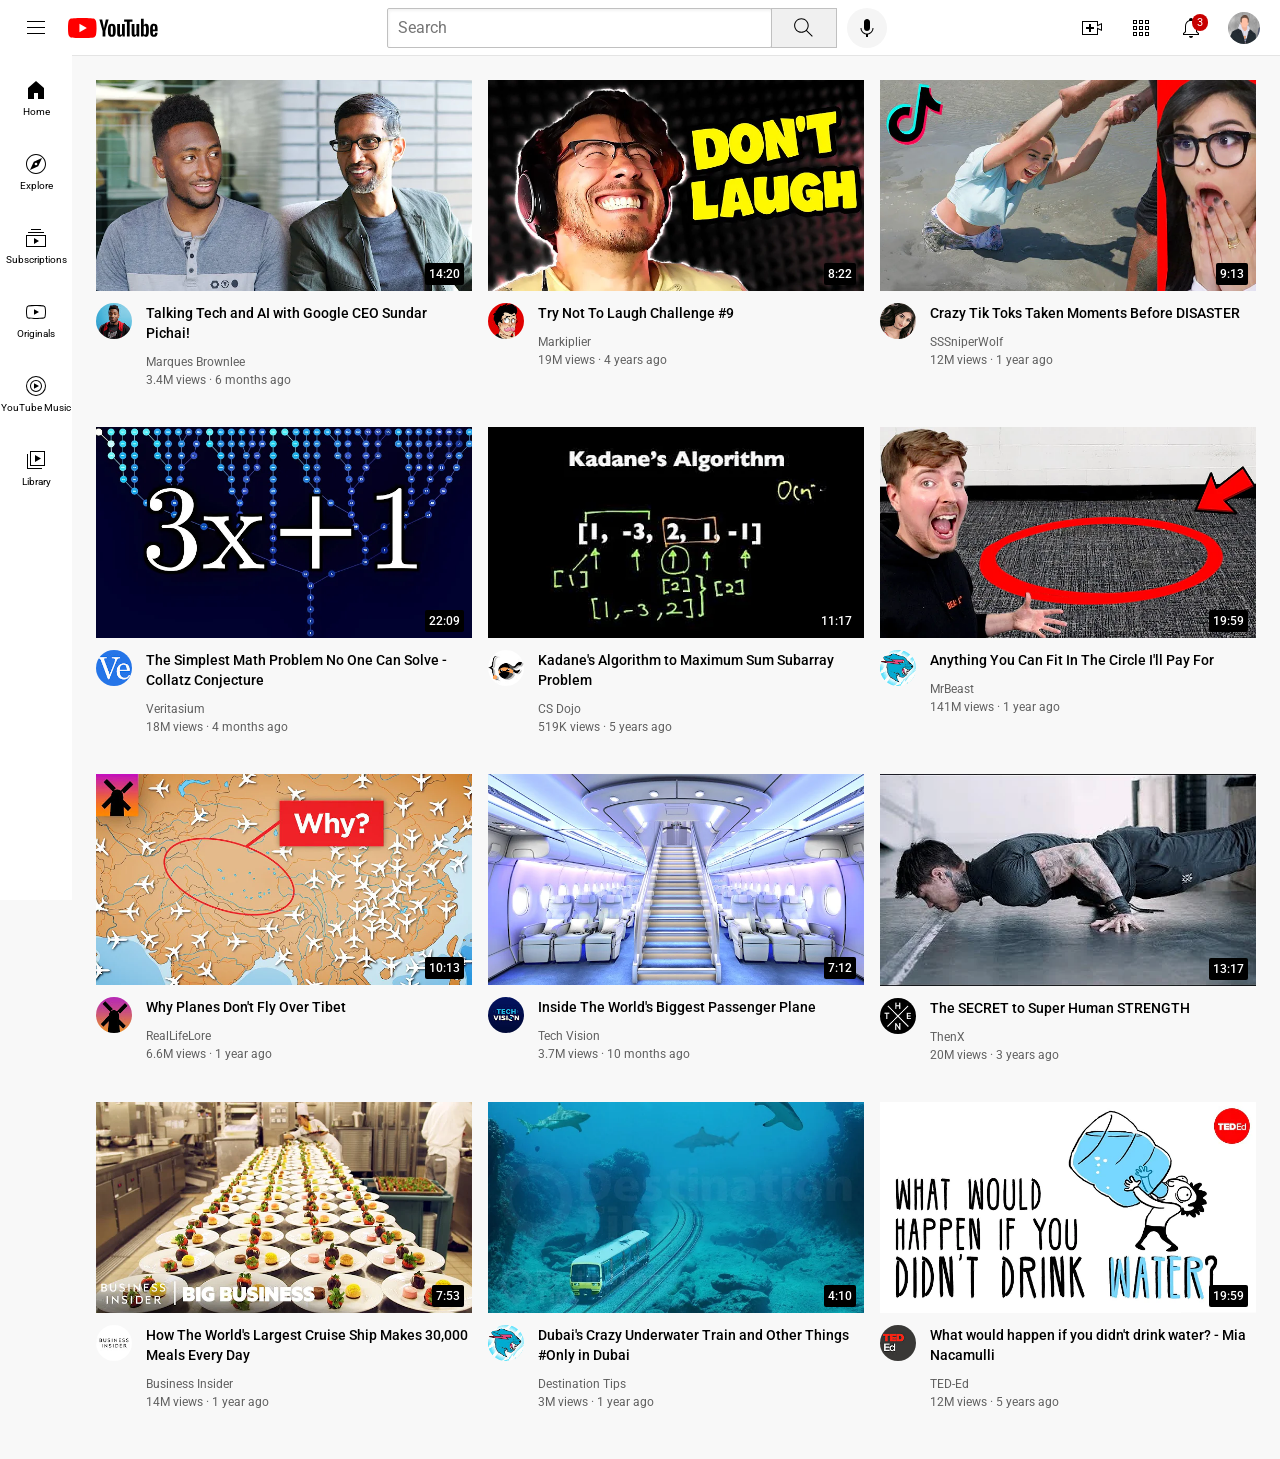
<file: index.html>
<!DOCTYPE html>
<html lang="en">

<head>
    <meta charset="UTF-8">
    <meta name="viewport" content="width=device-width, initial-scale=1.0">
    <link rel="stylesheet" href="styles/youtube.css">
    <link rel="stylesheet" href="styles/header.css">
    <link rel="stylesheet" href="styles/general.css">
    <link rel="stylesheet" href="styles/sidebar.css">
    <link rel="preconnect" href="https://fonts.googleapis.com">
<link rel="preconnect" href="https://fonts.gstatic.com" crossorigin>
<link href="https://fonts.googleapis.com/css2?family=Roboto:wght@400;500;700&display=swap" rel="stylesheet">
    <title>YouTube.com Clone</title>
</head>

<body>

    <div class="header">
        <div class="left-section">
            
            <img class="hamburger-menu" src="icons/hamburger-menu.svg">
            
            <img class="youtube-logo" src="icons/youtube-logo.svg">
        </div>
        
        <div class="middle-section">
            <input class="search-bar" type="text" placeholder="Search">

            <button class="search-btn">
                <img class="search-icon" src="icons/search.svg">
                <div class="tooltip">Search</div>
            </button>

            <button class="voice-search-btn">
                <img class="voice-search-icon" src="icons/voice-search-icon.svg">
                <div class="tooltip">Search with your voice</div>
            </button>

        </div>
       
        <div class="right-section">
            
            <div class="upload-icon-container">
                <img class="upload-icon" src="icons/upload.svg">
                <div class="tooltip">Create</div>
            </div>
            
            <div class="apps-icon-container">
                <img class="youtube-apps-icon" src="icons/youtube-apps.svg">
                <div class="tooltip">YouTube apps</div>
            </div>
            
            
            <div class="notifications-icon-container">
                <img class="notifications-icon" src="icons/notifications.svg">
                <div class="notifications-count">3</div>
                <div class="tooltip">Notifications</div>
            </div>
           
           <div class="current-user-pic-container">
                <img class="current-user-picture" src="channel-pictures/Zander.jpeg">
                <div class="tooltip">My Profile</div>
           </div> 
            
        </div>
       
    </div>

    <div class="sidebar">
        
        <div class="sidebar-link">
            <img src="icons/home.svg">
            <div>Home</div>
        </div>

        <div class="sidebar-link">
            <img src="icons/explore.svg">
            <div>Explore</div>
        </div>

        <div class="sidebar-link">
            <img src="icons/subscriptions.svg">
            <div>Subscriptions</div>
        </div>

        <div class="sidebar-link">
            <img src="icons/originals.svg">
            <div>Originals</div>
        </div>

        <div class="sidebar-link">
            <img src="icons/youtube-music.svg">
            <div>YouTube Music</div>
        </div>

        <div class="sidebar-link">
            <img src="icons/library.svg">
            <div>Library</div>
        </div>

        
    </div>

    

    <div class="video-grid">

        <div class="video-preview">
            <div class="thumbnail-row">
                <img class="thumbnail" src="thumbnails/thumbnail-1.webp">
                <div class="video-time">14:20</div>
            </div>
            <div class="video-info-grid">
                <div class="channel-picture">
                    <img class="profile-picture" src="channel-pictures/channel-1.jpeg">
                </div>
                <div class="video-info">
                    <p class="video-title">Talking Tech and AI with Google CEO Sundar Pichai!</p>
                <p class="video-author">Marques Brownlee</p>

                <p class="video-stats">3.4M views &middot; 6 months ago</p>
                </div>
            </div>
        </div>
    
    
    
    
        <div class="video-preview">
            <div class="thumbnail-row">
                <img class="thumbnail" src="thumbnails/thumbnail-2.webp">
                <div class="video-time">8:22</div>
            </div>
             <div class="video-info-grid">
                <div class="channel-picture">
                    <img class="profile-picture" src="channel-pictures/channel-2.jpeg">
                </div>
                <div class="video-info">
                    <p class="video-title">Try Not To Laugh Challenge #9</p>

                    <p class="video-author">Markiplier</p>
            
                    <p class="video-stats"> 19M views &middot; 4 years ago</p>
                </div>       
            </div>
        </div>
    
        <div class="video-preview">
            <div class="thumbnail-row">
                <img class="thumbnail" src="thumbnails/thumbnail-3.webp">
                <div class="video-time">9:13</div>
            </div>

            <div class="video-info-grid">
                <div class="channel-picture">
                    <img class="profile-picture" src="channel-pictures/channel-3.jpeg">
                </div>    
                <div class="video-info">
                    <p class="video-title">
                        Crazy Tik Toks Taken Moments Before DISASTER</p>
    
                <p class="video-author">SSSniperWolf</p>
        
                <p class="video-stats">12M views &middot; 1 year ago</p>
                </div>
            </div>
        </div>
    
        <div class="video-preview">        
            <div class="thumbnail-row">
                <img class="thumbnail" src="thumbnails/thumbnail-4.webp">
                <div class="video-time">22:09</div>
            </div>
             <div class="video-info-grid">
                <div class="channel-picture">
                    <img class="profile-picture" src="channel-pictures/channel-4.jpeg">
                </div>
                <div class="video-info">
                    <p class="video-title">
                        The Simplest Math Problem No One Can Solve - Collatz Conjecture
                    </p>
    
                    <p class="video-author">Veritasium</p>
            
                    <p class="video-stats">18M views &middot; 4 months ago </p>
                </div>     
            </div>
        </div>
    
        <div class="video-preview">
            <div class="thumbnail-row">
                <img class="thumbnail" src="thumbnails/thumbnail-5.webp">
                <div class="video-time">11:17</div>
            </div>
            <div class="video-info-grid">
                <div class="channel-picture">
                    <img class="profile-picture" src="channel-pictures/channel-5.jpeg">
                </div>
                <div class="video-info">
                    <p class="video-title">
                        Kadane's Algorithm to Maximum Sum Subarray Problem</p>
    
                <p class="video-author">CS Dojo</p>
        
                <p class="video-stats">519K views &middot; 5 years ago</p>
                </div>
            </div>
        </div>
    
    
    
    
        <div class="video-preview">
            <div class="thumbnail-row">
                <img class="thumbnail" src="thumbnails/thumbnail-6.webp">
                <div class="video-time">19:59</div>
            </div>
             <div class="video-info-grid">
                <div class="channel-picture">
                    <img class="profile-picture" src="channel-pictures/channel-6.jpeg">
                </div>
                <div class="video-info">
                    <p class="video-title">Anything You Can Fit In The Circle I'll Pay For</p>
    
                    <p class="video-author">MrBeast    </p>
            
                    <p class="video-stats"> 141M views &middot; 1 year ago</p>
                </div>     
            </div>
        </div>

<!-- NEW Videos -->
        <div class="video-preview">
            <div class="thumbnail-row">
                <img class="thumbnail" src="thumbnails/thumbnail-7.webp">
                <div class="video-time">10:13</div>
            </div>
             <div class="video-info-grid">
                <div class="channel-picture">
                    <img class="profile-picture" src="channel-pictures/channel-7.jpeg">
                </div>
                <div class="video-info">
                    <p class="video-title">
                        Why Planes Don't Fly Over Tibet</p>
    
                    <p class="video-author">RealLifeLore</p>
            
                    <p class="video-stats">6.6M views &middot; 1 year ago</p>
                </div>     
            </div>
        </div>


        <div class="video-preview">
            <div class="thumbnail-row">
                <img class="thumbnail" src="thumbnails/thumbnail-8.webp">
                <div class="video-time">7:12</div>
            </div>
             <div class="video-info-grid">
                <div class="channel-picture">
                    <img class="profile-picture" src="channel-pictures/channel-8.jpeg">
                </div>
                <div class="video-info">
                    <p class="video-title">Inside The World's Biggest Passenger Plane</p>
    
                    <p class="video-author">Tech Vision</p>
            
                    <p class="video-stats"> 3.7M views &middot; 10 months ago</p>
                </div>     
            </div>
        </div>


        <div class="video-preview">
            <div class="thumbnail-row">
                <img class="thumbnail" src="thumbnails/thumbnail-9.webp">
                <div class="video-time">13:17</div>
            </div>
             <div class="video-info-grid">
                <div class="channel-picture">
                    <img class="profile-picture" src="channel-pictures/channel-9.jpeg">
                </div>
                <div class="video-info">
                    <p class="video-title">The SECRET to Super Human STRENGTH</p>
    
                    <p class="video-author">ThenX</p>
            
                    <p class="video-stats"> 20M views &middot; 3 years ago</p>
                </div>     
            </div>
        </div>


        <div class="video-preview">
            <div class="thumbnail-row">
                <img class="thumbnail" src="thumbnails/thumbnail-10.webp">
                <div class="video-time">7:53</div>
            </div>
             <div class="video-info-grid">
                <div class="channel-picture">
                    <img class="profile-picture" src="channel-pictures/channel-10.jpeg">
                </div>
                <div class="video-info">
                    <p class="video-title">How The World's Largest Cruise Ship Makes 30,000 Meals Every Day</p>
    
                    <p class="video-author">Business Insider</p>
            
                    <p class="video-stats"> 14M views &middot; 1 year ago</p>
                </div>     
            </div>
        </div>


        <div class="video-preview">
            <div class="thumbnail-row">
                <img class="thumbnail" src="thumbnails/thumbnail-11.webp">
                <div class="video-time">4:10</div>
            </div>
             <div class="video-info-grid">
                <div class="channel-picture">
                    <img class="profile-picture" src="channel-pictures/channel-6.jpeg">
                </div>
                <div class="video-info">
                    <p class="video-title">
                        Dubai's Crazy Underwater Train and Other Things #Only in Dubai</p>
    
                    <p class="video-author">Destination Tips</p>
            
                    <p class="video-stats"> 3M views &middot; 1 year ago</p>
                </div>     
            </div>
        </div>


        <div class="video-preview">
            <div class="thumbnail-row">
                <img class="thumbnail" src="thumbnails/thumbnail-12.webp">
                <div class="video-time">19:59</div>
            </div>
             <div class="video-info-grid">
                <div class="channel-picture">
                    <img class="profile-picture" src="channel-pictures/channel-12.jpeg">
                </div>
                <div class="video-info">
                    <p class="video-title">What would happen if you didn't drink water? - Mia Nacamulli</p>
    
                    <p class="video-author">TED-Ed</p>
            
                    <p class="video-stats"> 12M views &middot; 5 years ago</p>
                </div>     
            </div>
        </div>




    </div>

</body>

</html>
</file>
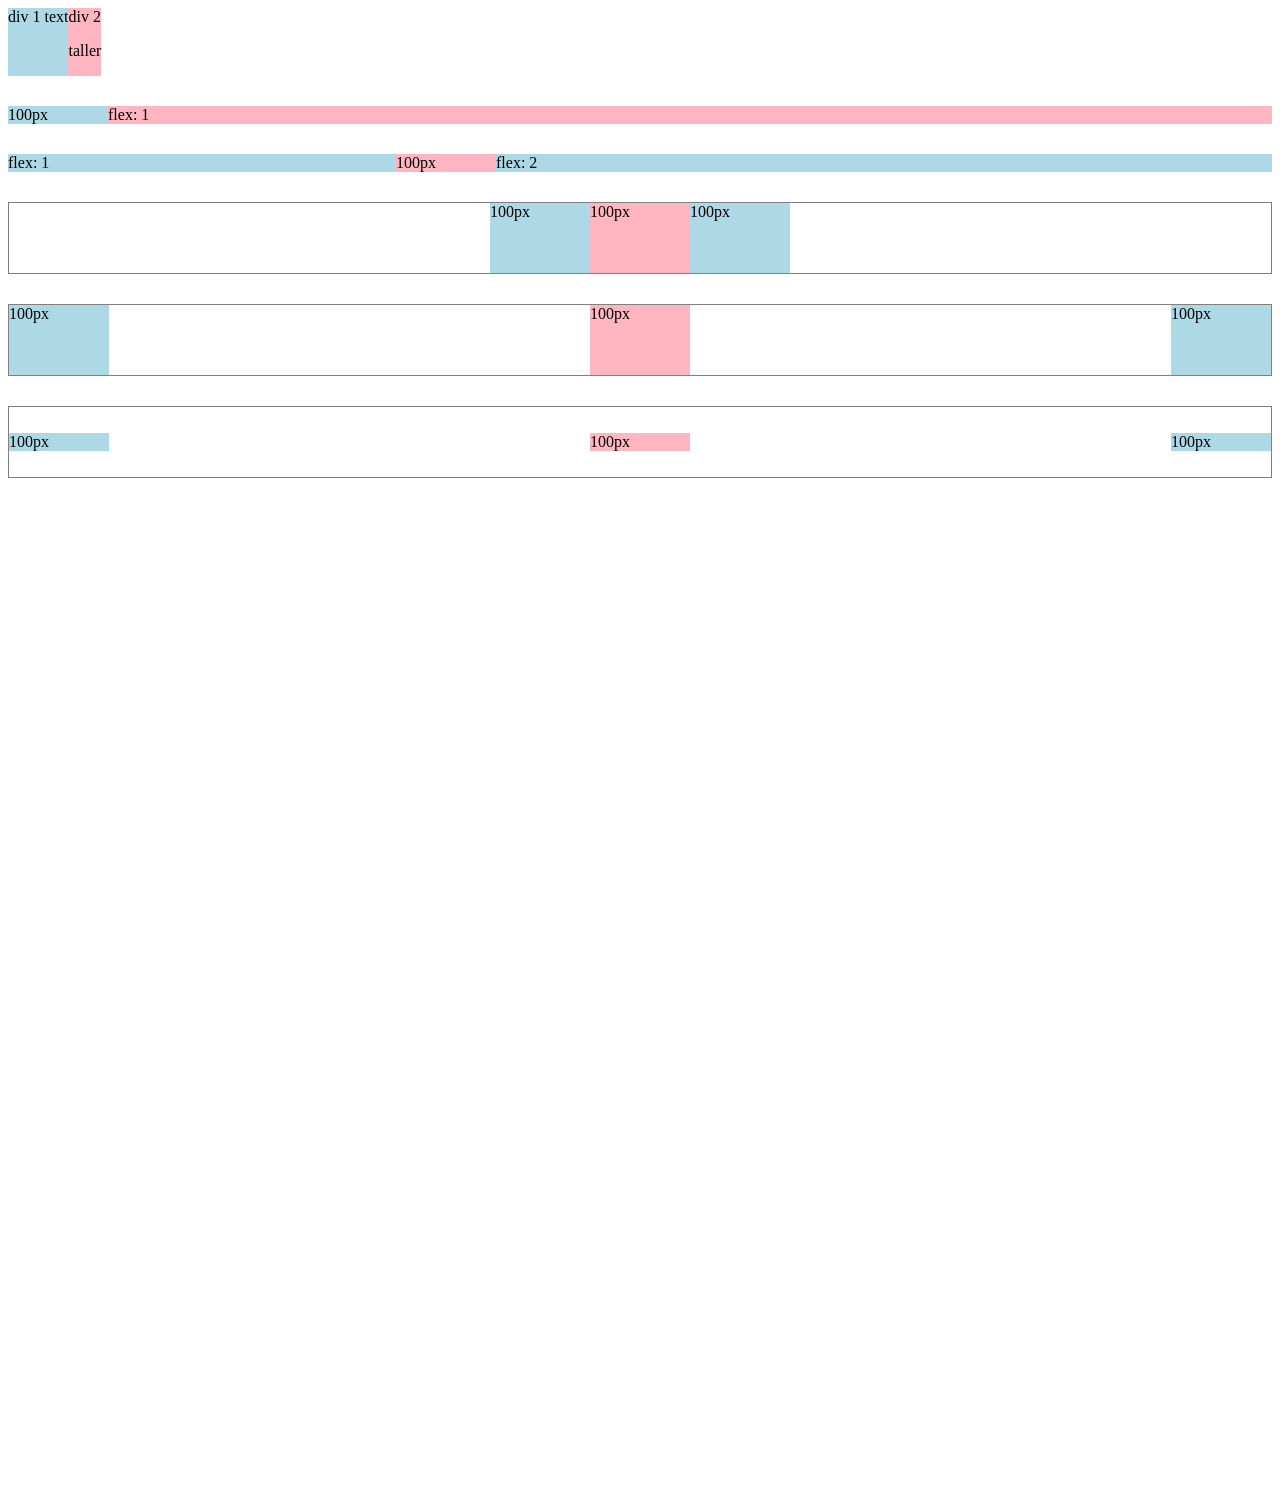
<file: flexbox.html>
<!DOCTYPE html>
<html lang="en">
<head>
    <meta charset="UTF-8">
    <meta name="viewport" content="width=device-width, initial-scale=1.0">
    <title>Flexbox Practice</title>
</head>
<body style="padding-bottom: 1000px;">
    
    <div style="
        display: flex; 
        flex-direction: row;
        ">
        <div style="background-color: lightblue;">div 1 text</div>
        <div style="background-color: lightpink;">div 2 <p>taller</p></div>
    </div>

<div style="
    margin-top: 30px;
    display: flex; 
    flex-direction: row;
    ">
    <div style="background-color: lightblue; width: 100px;">100px</div>
    <div style="background-color: lightpink; flex: 1;">flex: 1</div>
</div>


<div style="
    margin-top: 30px;
    display: flex; 
    flex-direction: row;
    ">
    <div style="background-color: lightblue; flex: 1;">flex: 1</div>
    <div style="background-color: lightpink; width: 100px;">100px</div>
    <div style="background-color: lightblue; flex: 2;">flex: 2</div>
</div>

<div style="
    margin-top: 30px;
    height: 70px;
    border-width: 1px;
    border-style: solid;
    border-color: grey;
    
    display: flex; 
    flex-direction: row;
    justify-content: center;
    ">
    <div style="background-color: lightblue; width: 100px;">100px</div>
    <div style="background-color: lightpink; width: 100px;">100px</div>
    <div style="background-color: lightblue; width: 100px;">100px</div>
</div>


<div style="
    margin-top: 30px;
    height: 70px;
    border-width: 1px;
    border-style: solid;
    border-color: grey;
    
    display: flex; 
    flex-direction: row;
    justify-content: space-between;
    ">
    <div style="background-color: lightblue; width: 100px;">100px</div>
    <div style="background-color: lightpink; width: 100px;">100px</div>
    <div style="background-color: lightblue; width: 100px;">100px</div>
</div>


<div style="
    margin-top: 30px;
    height: 70px;
    border-width: 1px;
    border-style: solid;
    border-color: grey;
    
    display: flex; 
    flex-direction: row;
    justify-content: space-between;
    align-items: center;
    ">
    <div style="background-color: lightblue; width: 100px;">100px</div>
    <div style="background-color: lightpink; width: 100px;">100px</div>
    <div style="background-color: lightblue; width: 100px;">100px</div>
</div>

</body>
</html>
</file>
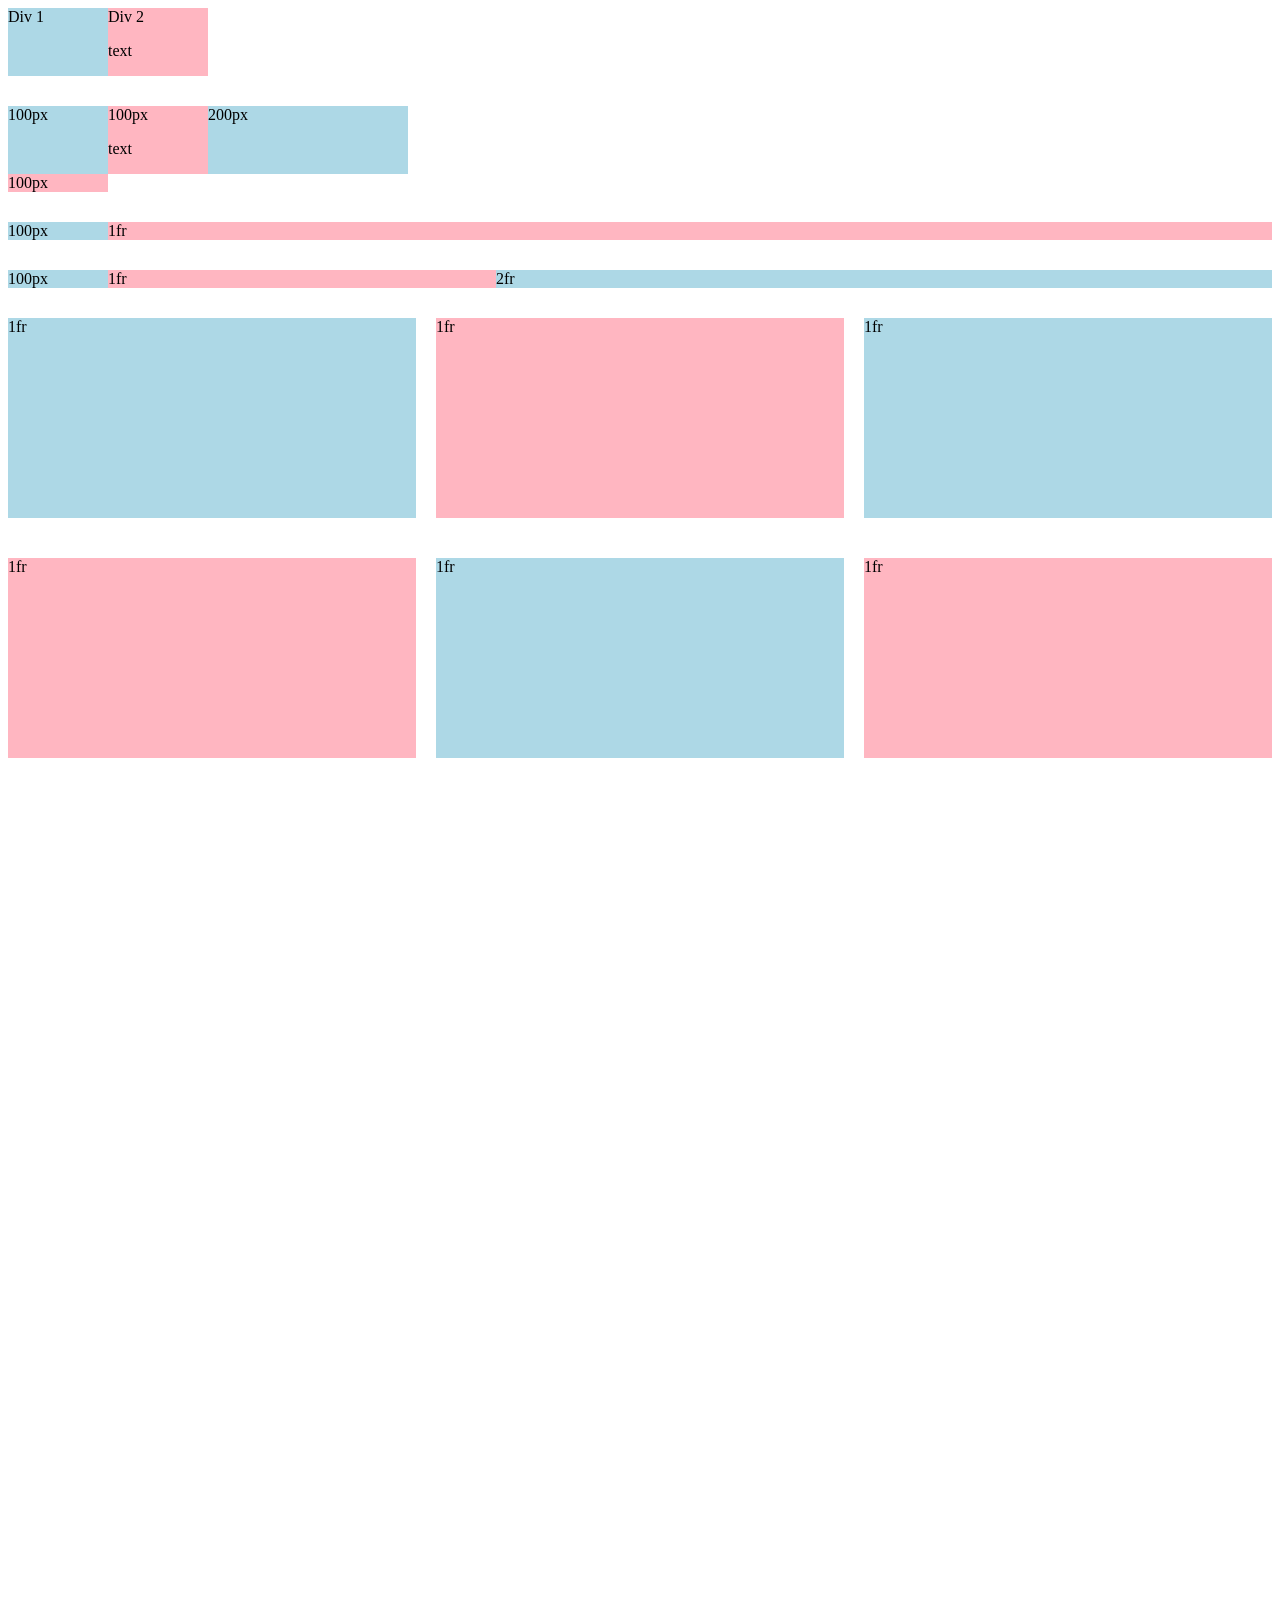
<file: grid.html>
<!DOCTYPE html>
<html lang="en">
<head>
    <meta charset="UTF-8">
    <meta name="viewport" content="width=device-width, initial-scale=1.0">
    <title>Grid Practice</title>
</head>
<body style="padding-bottom: 1000px;">

    <div style="
        display: grid;
        grid-template-columns: 100px 100px;
        ">
        <div style="background-color:lightblue">Div 1</div>
        <div style="background-color: lightpink;">Div 2<p>text</p></div>
    </div>

    <div style="
    margin-top: 30px;
    display: grid;
    grid-template-columns: 100px 100px 200px;
    ">
    <div style="background-color:lightblue">100px</div>
    <div style="background-color: lightpink;">100px<p>text</p></div>
    <div style="background-color:lightblue">200px</div>
    <div style="background-color: lightpink;">100px</div>
</div>

<div style="
    margin-top: 30px;
    display: grid;
    grid-template-columns: 100px 1fr;
    ">
    <div style="background-color:lightblue">100px</div>
    <div style="background-color: lightpink;">1fr</div>
</div>

<div style="
    margin-top: 30px;
    display: grid;
    grid-template-columns: 100px 1fr 2fr;
    ">
    <div style="background-color:lightblue">100px</div>
    <div style="background-color: lightpink;">1fr</div>
    <div style="background-color:lightblue">2fr</div>
</div>


<div style="
    margin-top: 30px;
    display: grid;
    grid-template-columns: 1fr 1fr 1fr;
    column-gap: 20px;
    row-gap: 40px;
    ">
    <div style="background-color:lightblue; height: 200px;">1fr</div>
    <div style="background-color: lightpink; height: 200px;">1fr</div>
    <div style="background-color:lightblue; height: 200px;">1fr</div>
    <div style="background-color: lightpink; height: 200px;">1fr</div>
    <div style="background-color:lightblue; height: 200px;">1fr</div>
    <div style="background-color: lightpink; height: 200px;">1fr</div>
</div>
    
</body>
</html>
</file>
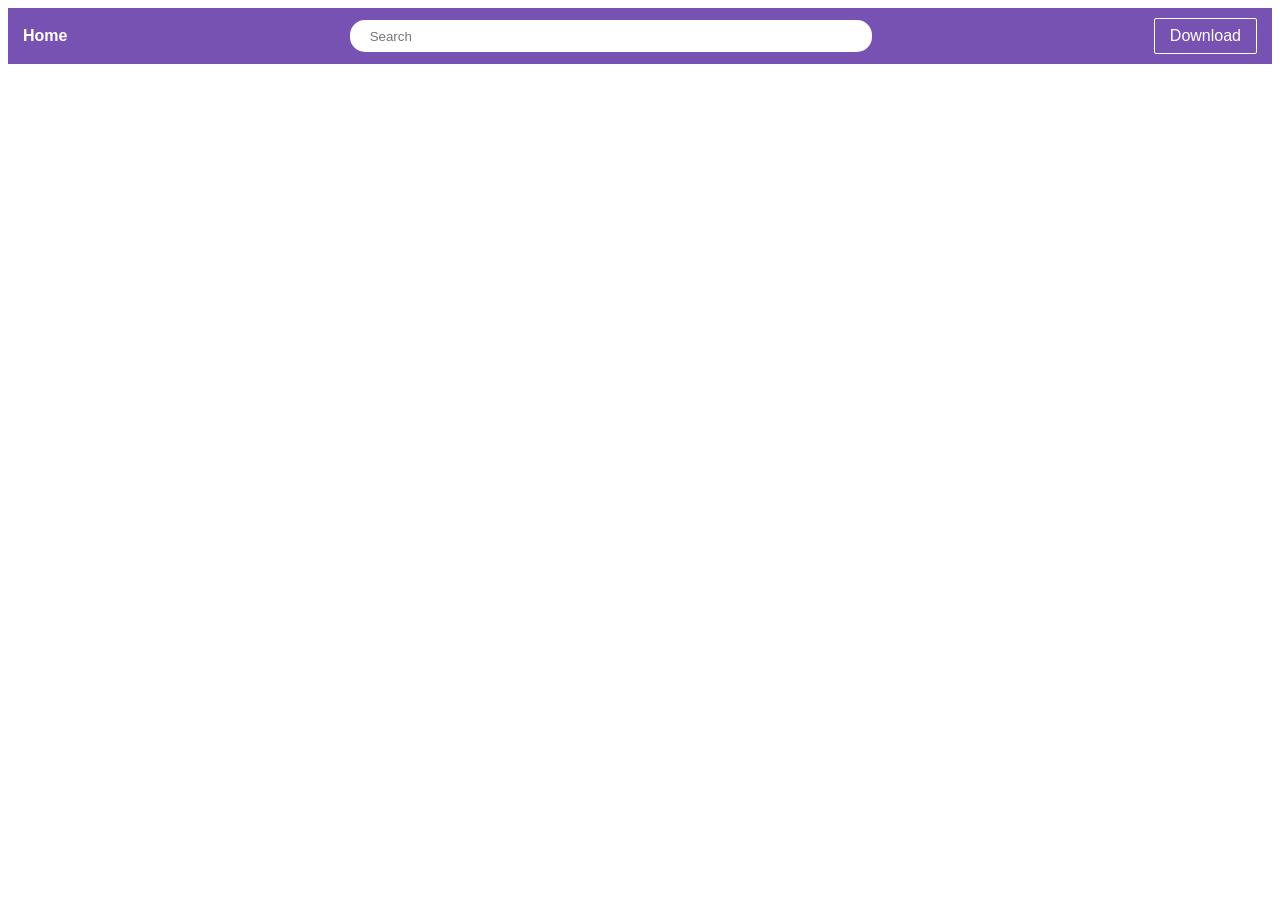
<file: practice.html>
<!DOCTYPE html>
<html lang="en">
<head>
    <meta charset="UTF-8">
    <meta name="viewport" content="width=device-width, initial-scale=1.0">
    <title>Practice Page</title>
    <link rel="stylesheet" href="styles/practice.css"
</head>
<body>
    
    <div class="header">
        <div class="home-link">Home</div>
        <div>
            <input class="text-box" placeholder="Search">
        </div>
        <div>
            <button>Download</button>
        </div>
    </div>



</body>
</html>
</file>
<file: styles/youtube.css>
.thumbnail {
    width: 100%;
    cursor: pointer;
}

.video-title{
    margin-top: 0;
    font-size: 14px;
    font-weight: 500;
    line-height: 20px;
    margin-bottom: 12px;
    cursor: pointer;
}


.video-info-grid{
 display: grid;
 grid-template-columns: 50px 1fr;   
}



.profile-picture{
    width: 36px;
    border-radius: 50px;
    cursor: pointer;
}

.thumbnail-row{
    margin-bottom: 8px;
    position: relative;
}

.video-author, .video-stats{
    font-size:12px;
    color: rgb(96,96,96);
}

.video-author{
    margin-bottom: 4px;
}

.video-grid{
    display: grid;
    grid-template-columns: 1fr 1fr 1fr;
    column-gap: 16px;
    row-gap: 40px;
}

.video-time{
    background-color: black;
    color: white;

    position: absolute;

    bottom: 10px;
    right: 8px;

    font-family: Roboto, Arial;
    font-size: 12px;
    font-weight: 500;

    padding-left: 4px;
    padding-right: 4px;
    padding-top: 4px;
    padding-bottom: 4px;

    border-radius: 2px;
}
</file>
<file: styles/header.css>
.header{
    height: 55px;

    display: flex;
    flex-direction: row;
    justify-content: space-between;

    position: fixed;
    top: 0;
    left: 0;
    right: 0;
    z-index: 100;

    background-color: white;
    border-bottom-width: 1px;
    border-bottom-style: solid;
    border-bottom-color: rgb(228,228,228);

    
    
}

.left-section{
    display: flex;
    align-items: center;
}

.middle-section{
    
    flex: 1;
    margin-left: 70px;
    margin-right: 35px;
    max-width: 500px;
    display: flex;
    align-items: center;
}

.search-bar{
    flex: 1;
    height: 36px;
    padding-left: 10px;
    font-size: 16px;
    border-width: 1px;
    border-style: solid;
    border-color: rgb(192,192,192);
    border-radius: 2px;
    box-shadow: inset 1px 2px 3px rgba(0,0,0,0.05);
    width: 0;
}

.search-bar::placeholder{
    font-family: Roboto, Arial;
    font-size: 16px;
}

.search-btn{
    height: 40px;
    width: 66px;
    background-color: rgb(240,240,240);
    border-width: 1px;
    border-style: solid;
    border-color: rgb(192,192,192);
    margin-left: -1px;
    margin-right: 10px;

    
}

.search-btn,
.voice-search-btn,
.upload-icon-container,
.apps-icon-container,
.notifications-icon-container,
.current-user-pic-container{
    position: relative;

    display: flex;
    justify-content: center;
    align-items: center;

    cursor: pointer;
}

.search-btn .tooltip,
.voice-search-btn .tooltip,
.upload-icon-container .tooltip,
.apps-icon-container .tooltip,
.notifications-icon-container .tooltip,
.current-user-pic-container .tooltip{
    font-family: Roboto, Arial;

    position: absolute;
    background-color: gray;
    color: white;

    padding-top: 4px;
    padding-bottom: 4px;
    padding-left: 8px;
    padding-right: 8px;

    border-radius: 2px;

    font-size: 12px;

    bottom: -30px;

    opacity: 0;
    transition: opacity 0.15;

    pointer-events: none;

    white-space: nowrap;
}

.search-btn:hover .tooltip,
.voice-search-btn:hover .tooltip,
.upload-icon-container:hover .tooltip,
.apps-icon-container:hover .tooltip,
.notifications-icon-container:hover .tooltip,
.current-user-pic-container:hover .tooltip{
    opacity: 1;
}

.search-icon{
    height: 25px;  
}

.voice-search-btn{
    height: 40px;
    width: 40px;
    border-radius: 20px;
    border: none;
    background-color: rgb(245,245,245);
}

.voice-search-icon{
    height: 24px;
    
}


.hamburger-menu{
    height: 24px;
    margin-left: 24px;
    margin-right: 20px;
}

.youtube-logo{
    height:20px;
}

.right-section{
    width: 180px;
    margin-right: 20px;
    display: flex;
    align-items: center;
    justify-content: space-between;
    flex-shrink: 0;
}

.upload-icon{
    height: 24px;
}

.youtube-apps-icon{
    height: 24px;
}

.notifications-icon{
    height: 24px;
}

.notifications-icon-container{
    position: relative;
}

.notifications-count{
    position: absolute;
    top: -2px;
    right: -5px;

    background-color: rgb(200,0,0);
    color: white;
    font-family: Roboto, Ariel;
    font-size: 11px;
    padding-left: 5px;
    padding-right: 5px;
    padding-top: 2px;
    padding-bottom: 2px;

    border-radius: 10px;
}

.current-user-picture{
    height: 32px;
    border-radius: 16px;
}
</file>
<file: styles/general.css>
p {
    font-family: Roboto, Arial;
    margin-top: 0;
    margin-bottom: 0;
}

body{
    margin: 0;
    padding-top: 80px;
    padding-left: 96px;
    padding-right: 24px;
    padding-bottom: 50px;

    background-color: rgb(248,248,248);
}
</file>
<file: styles/sidebar.css>
.sidebar{
    position: fixed;
    left: 0;
    bottom: 0;
    top: 55px;

    padding-top: 5px;

    background-color: white;
    width: 72px;

    z-index: 200;
}

.sidebar-link{
    height: 74px;
    display: flex;
    flex-direction: column;
    justify-content: center;
    align-items: center;

    cursor: pointer;
}

.sidebar-link:hover{
    background-color: rgb(235,235,235);
}

.sidebar-link img{
    height: 24px;
    margin-bottom: 4px;
}

.sidebar-link div{
    font-family: Roboto, Ariel;
    font-size: 10px;
}
</file>
<file: styles/practice.css>
div {
    font-family: Arial;
  }
  
  .header {
    background-color: rgb(120, 82, 178);
    color: white;
    display: flex;
    flex-direction: row;
    justify-content: space-between;
    align-items: center;
    padding-left: 15px;
    padding-right: 15px;
  }
  
  .home-link {
    font-weight: bold;
  }
  
  .text-box {
    width: 500px;
    border: none;
    margin-top: 12px;
    margin-bottom: 12px;
    height: 30px;
    border-radius: 15px;
    padding-left: 20px;
  }
  
  button {
    background-color: rgb(120, 82, 178);
    color: white;
    font-size: 16px;
    border-width: 1px;
    border-style: solid;
    border-color: white;
    border-radius: 2px;
    padding-top: 8px;
    padding-bottom: 8px;
    padding-left: 15px;
    padding-right: 15px;
  }
</file>
